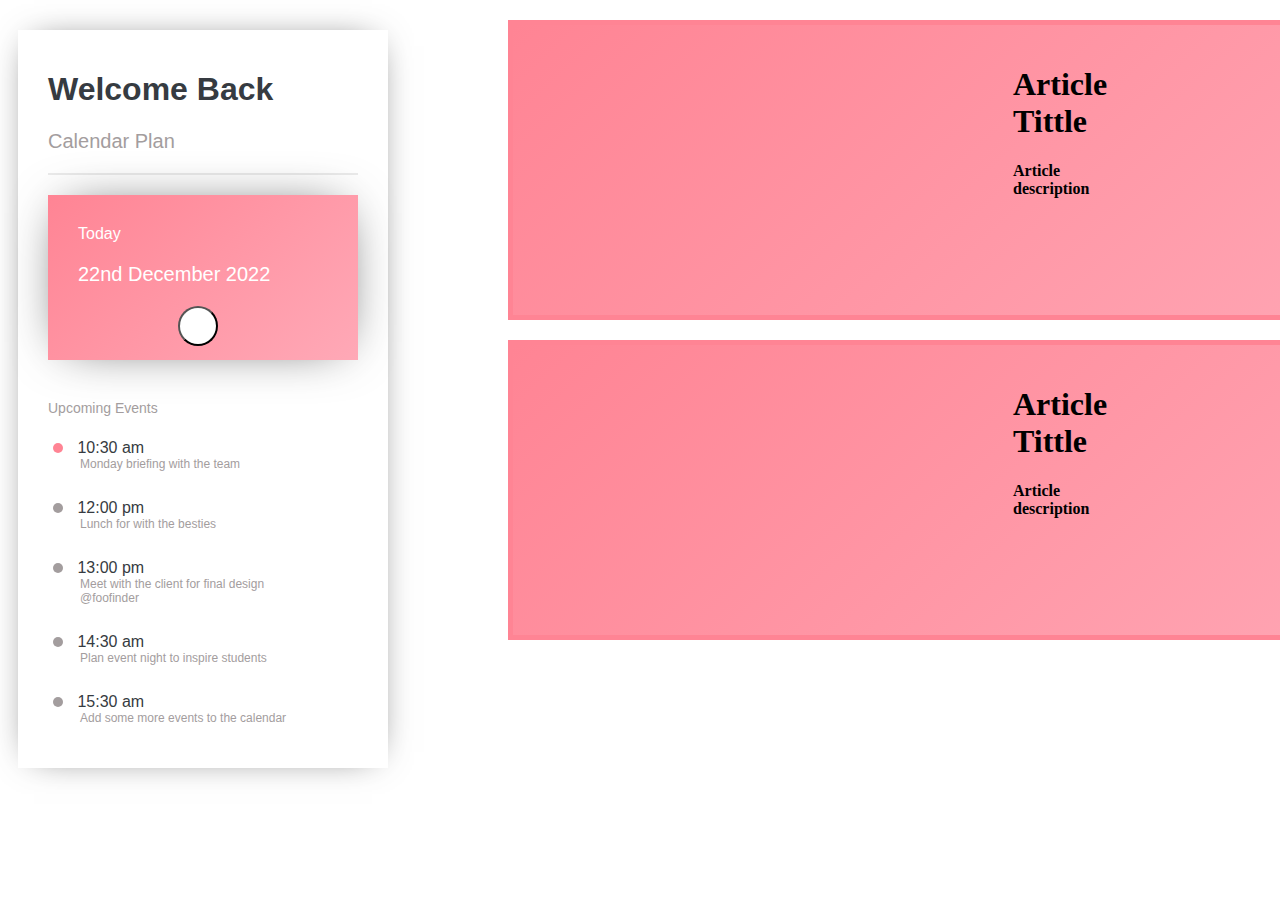
<file: week 9/index.html>
<!DOCTYPE html>
<html>
    <head>
        <title> Calendar </title>
        <link rel="stylesheet" href="styles.css">
    </head>
    <body>
      <div class="column"
        <div class="container">
            <div class="calendar light">
              <div class="calendar_header">
                <h1 class = "header_title">Welcome Back</h1>
                <p class="header_copy"> Calendar Plan</p>
              </div>
              <div class="calendar_plan">
                <div class="cl_plan">
                  <div class="cl_title">Today</div>
                  <div class="cl_copy">22nd  December  2022</div>
                  <div>
                    <form action="fullcalendar/calendar.html">
                      <button type="submit" class="cl_add"></button>
                    </form>
                  </div>
                </div>
              </div>
              <div class="calendar_events">
                <p class="ce_title">Upcoming Events</p>
                <div class="event_item">
                  <div class="ei_Dot dot_active"></div>
                  <div class="ei_Title">10:30 am</div>
                  <div class="ei_Copy">Monday briefing with the team</div>
                </div>
                <div class="event_item">
                  <div class="ei_Dot"></div>
                  <div class="ei_Title">12:00 pm</div>
                  <div class="ei_Copy">Lunch for with the besties</div>
                </div>
                <div class="event_item">
                  <div class="ei_Dot"></div>
                  <div class="ei_Title">13:00 pm</div>
                  <div class="ei_Copy">Meet with the client for final design <br> @foofinder</div>
                </div>
                <div class="event_item">
                  <div class="ei_Dot"></div>
                  <div class="ei_Title">14:30 am</div>
                  <div class="ei_Copy">Plan event night to inspire students</div>
                </div>
                <div class="event_item">
                  <div class="ei_Dot"></div>
                  <div class="ei_Title">15:30 am</div>
                  <div class="ei_Copy">Add some more events to the calendar</div>
                </div>
              </div>
          </div>
        </div>
        <div class="box">
          <h1 class="header_title">Article Tittle</h1>
          <h4>Article description</h4>
        </div>
        <div class="box">
          <h1>Article Tittle</h1>
          <h4>Article description</h4>
        </div>
      </div>
        
         

    </body>
</html>
</file>
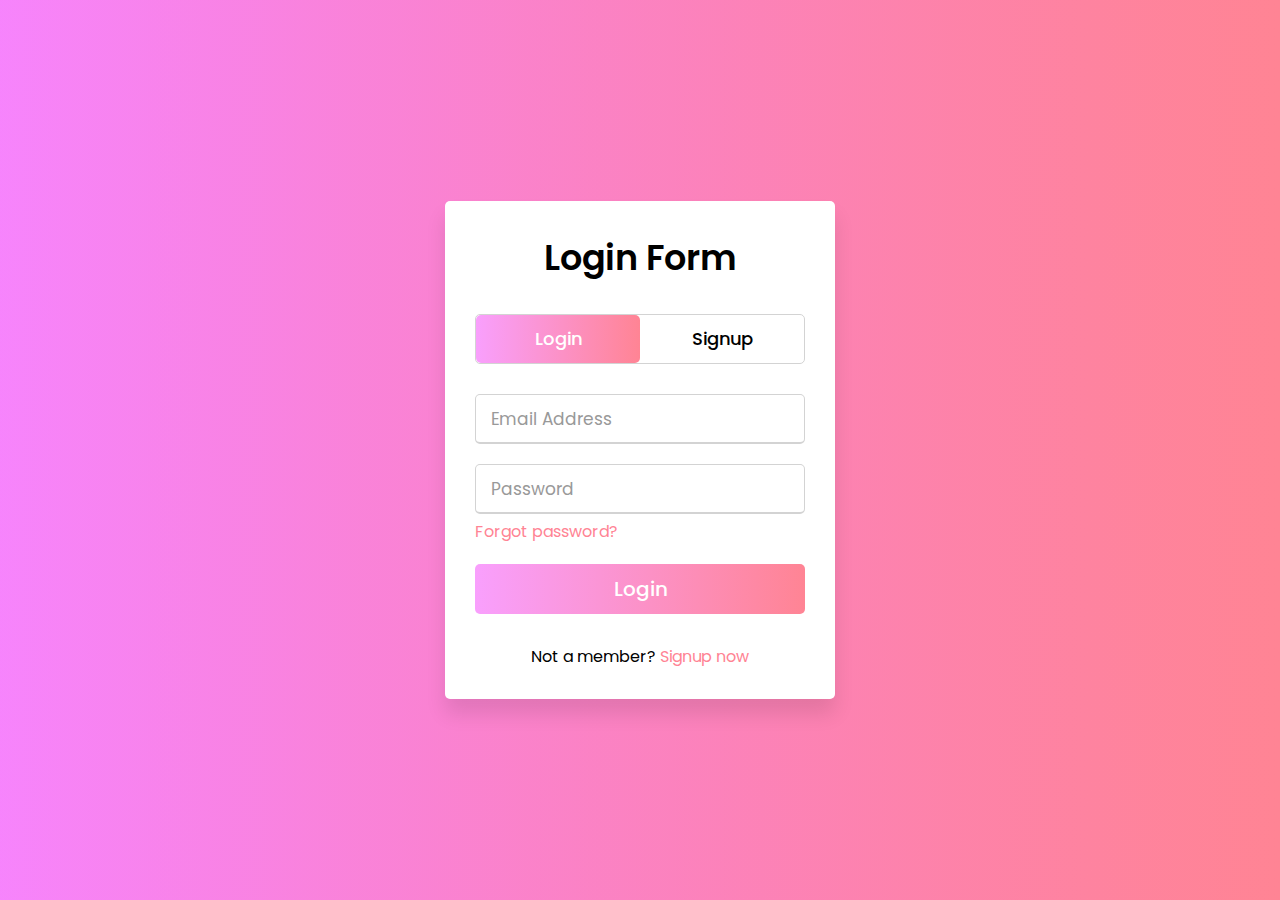
<file: week 9/login_page.html>
<!DOCTYPE html>

<html>
   <head>
      <meta charset="utf-8">
      <title>uCal Login</title>
      <link rel="stylesheet" href="style.css">
      <meta name="viewport" content="width=device-width, initial-scale=1.0">
   </head>
   <body>
      <div class="wrapper">
         <div class="title-text">
            <div class="title login">
               Login Form
            </div>
            <div class="title signup">
               Signup Form
            </div>
         </div>
         <div class="form-container">
            <div class="slide-controls">
               <input type="radio" name="slide" id="login" checked>
               <input type="radio" name="slide" id="signup">
               <label for="login" class="slide login">Login</label>
               <label for="signup" class="slide signup">Signup</label>
               <div class="slider-tab"></div>
            </div>
            <div class="form-inner">
               <form action="#" class="login">
                  <div class="field">
                     <input type="text" placeholder="Email Address" required>
                  </div>
                  <div class="field">
                     <input type="password" placeholder="Password" required>
                  </div>
                  <div class="pass-link">
                     <a href="#">Forgot password?</a>
                  </div>
                  <div class="field btn">
                     <div class="btn-layer"></div>
                     <input type="submit" value="Login">
                  </div>
                  <div class="signup-link">
                     Not a member? <a href="">Signup now</a>
                  </div>
               </form>
               <form action="#" class="signup">
                  <div class="field">
                     <input type="text" placeholder="Email Address" required>
                  </div>
                  <div class="field">
                     <input type="password" placeholder="Password" required>
                  </div>
                  <div class="field">
                     <input type="password" placeholder="Confirm password" required>
                  </div>
                  <div class="field btn">
                     <div class="btn-layer"></div>
                     <input type="submit" value="Signup">
                  </div>
               </form>
            </div>
         </div>
      </div>
      <script>
        
      </script>
   </body>
</html>
</file>
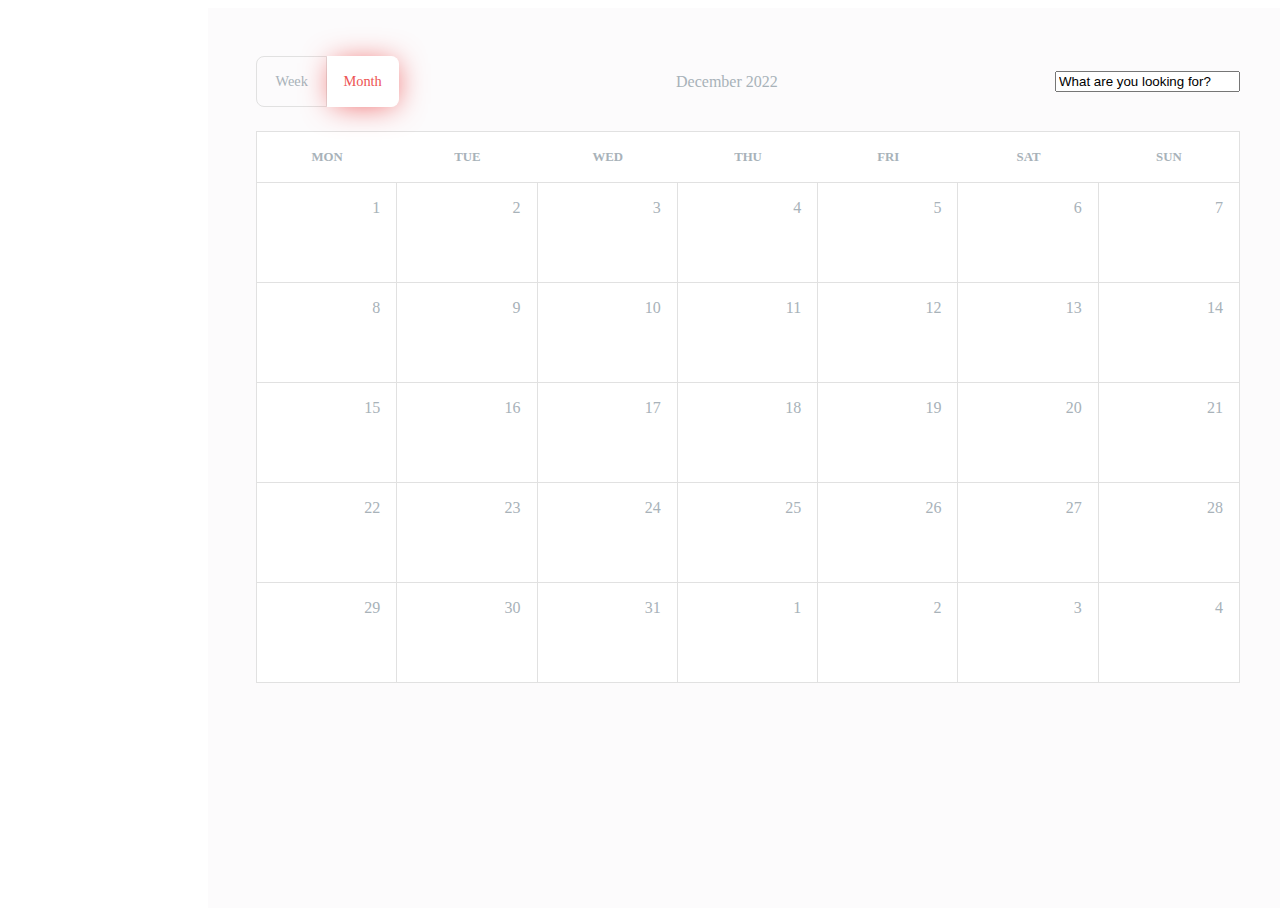
<file: week 9/fullCalendar/calendar.html>
<!DOCTYPE html>
<html>
    <head>
        <title> Calendar2 </title>
        <link rel="stylesheet" href="style.css">
    </head>
    <body>
        <div class="wrapper">
            <main>
              <div class="toolbar">
                <div class="toggle">
                  <div class="toggle_option">week</div>
                  <div class="toggle_option toggle_option--selected">month</div>
                </div>
                <div class="current-month">December 2022</div>
                <div class="search-input">
                  <input type="text" value="What are you looking for?">
                  <i class="fa fa-search"></i>
                </div>
              </div>
              <div class="calendar">
                <div class="calendar_header">
                  <div>mon</div>
                  <div>tue</div>
                  <div>wed</div>
                  <div>thu</div>
                  <div>fri</div>
                  <div>sat</div>
                  <div>sun</div>
                </div>
                <div class="calendar_week">
                  <div class="calendar_day day">1</div>
                  <div class="calendar_day day">2</div>
                  <div class="calendar_day day">3</div>
                  <div class="calendar_day day">4</div>
                  <div class="calendar_day day">5</div>
                  <div class="calendar_day day">6</div>
                  <div class="calendar_day day">7</div>
                </div>
                <div class="calendar_week">
                  <div class="calendar_day day">8</div>
                  <div class="calendar_day day">9</div>
                  <div class="calendar_day day">10</div>
                  <div class="calendar_day day">11</div>
                  <div class="calendar_day day">12</div>
                  <div class="calendar_day day">13</div>
                  <div class="calendar_day day">14</div>
                </div>
                <div class="calendar_week">
                  <div class="calendar_day day">15</div>
                  <div class="calendar_day day">16</div>
                  <div class="calendar_day day">17</div>
                  <div class="calendar_day day">18</div>
                  <div class="calendar_day day">19</div>
                  <div class="calendar_day day">20</div>
                  <div class="calendar_day day">21</div>
                </div>
                <div class="calendar_week">
                  <div class="calendar_day day">22</div>
                  <div class="calendar_day day">23</div>
                  <div class="calendar_day day">24</div>
                  <div class="calendar_day day">25</div>
                  <div class="calendar_day day">26</div>
                  <div class="calendar_day day">27</div>
                  <div class="calendar_day day">28</div>
                </div>
                <div class="calendar_week">
                  <div class="calendar_day day">29</div>
                  <div class="calendar_day day">30</div>
                  <div class="calendar_day day">31</div>
                  <div class="calendar_day day">1</div>
                  <div class="calendar_day day">2</div>
                  <div class="calendar_day day">3</div>
                  <div class="calendar_day day">4</div>
                </div>
              </div>
            </main>
    </body>
</html>
</file>
<file: week 9/styles.css>
* {
    box-sizing: border-box;
}
.body {
    background-color: #fafafa;
}
.container {
    margin: 100px center;
    width: 809px;
}
.column {
  float: left;
  width: 50%;
  padding: 10px;
  height: 300px; /* Should be removed. Only for demonstration */
}

.row{
    display: flex;
    flex-direction: row;
    flex: 1;
    flex-wrap: wrap;
    justify-content: right;
    object-position: right;
}
img{
    width: 50px;
    height: 50px;
}
.box{
    border: 5px solid #ff8494;
    background-image: linear-gradient(-222deg, #ff8494, #ffa9b7);
    width: 300px;
    height: 300px;
    margin: 20px 500px;
    padding: 20px 500px;
}
.light {
    background-color: #fff;
}
.dark {
    margin-left: 65px;
}
.calendar {
    width: 370px;
    box-shadow: 0px 0px 35px -16px rgba(0, 0, 0, 0.75);
    font-family: 'Roboto', sans-serif;
    padding: 20px 30px;
    color: #363b41;
    display: inline-block;
}
.calendar_header {
    border-bottom: 2px solid rgba(0, 0, 0, 0.08);
}
.header_copy {
    color: #a39d9e;
    font-size: 20px;
}
.calendar_plan {
    margin: 20px 0 40px;
}
.cl_plan {
    width: 100%;
    height: 165px;
    background-image: linear-gradient(-222deg, #ff8494, #ffa9b7);
    box-shadow: 0px 0px 52px -18px rgba(0, 0, 0, 0.75);
    padding: 30px;
    color: #fff;
}
.cl_copy {
    font-size: 20px;
    margin: 20px 0;
    display: inline-block;
}
.cl_add {
    display: inline-block;
    width: 40px;
    height: 40px;
    border-radius: 50%;
    background-color: #fff;
    cursor: pointer;
    margin: 0 0 0 100px;
    color: #c2c2c2;
    padding: 11px 13px;
}
.calendar_events {
    color: #a39d9e;
}
.ce_title {
    font-size: 14px;
}
.event_item {
    margin: 18px 0;
    padding: 5px;
    cursor: pointer;
}
.event_item:hover {
    background-image: linear-gradient(-222deg, #ff8494, #ffa9b7);
    box-shadow: 0px 0px 52px -18px rgba(0, 0, 0, 0.75);
}
.event_item:hover .ei_Dot {
    background-color: #fff;
}
.event_item:hover .ei_Copy, .event_item:hover .ei_Title {
    color: #fff;
}
.ei_Dot, .ei_Title {
    display: inline-block;
}
.ei_Dot {
    border-radius: 50%;
    width: 10px;
    height: 10px;
    background-color: #a39d9e;
    box-shadow: 0px 0px 52px -18px rgba(0, 0, 0, 0.75);
}
.dot_active {
    background-color: #ff8494;
}
.ei_Title {
    margin-left: 10px;
    color: #363b41;
}
.ei_Copy {
    font-size: 12px;
    margin-left: 27px;
}
</file>
<file: week 9/style.css>
@import url('https://fonts.googleapis.com/css?family=Poppins:400,500,600,700&display=swap');
*{
  margin: 0;
  padding: 0;
  box-sizing: border-box;
  font-family: 'Poppins', sans-serif;
}
html,body{
  display: grid;
  height: 100%;
  width: 100%;
  place-items: center;
  background: -webkit-linear-gradient(left, #f679fcb6, #ff8494);
}
::selection{
  background: #ff8494;
  color: #fff;
}
.wrapper{
  overflow: hidden;
  max-width: 390px;
  background: #fff;
  padding: 30px;
  border-radius: 5px;
  box-shadow: 0px 15px 20px rgba(0,0,0,0.1);
}
.wrapper .title-text{
  display: flex;
  width: 200%;
}
.wrapper .title{
  width: 50%;
  font-size: 35px;
  font-weight: 600;
  text-align: center;
  transition: all 0.6s cubic-bezier(0.68,-0.55,0.265,1.55);
}
.wrapper .slide-controls{
  position: relative;
  display: flex;
  height: 50px;
  width: 100%;
  overflow: hidden;
  margin: 30px 0 10px 0;
  justify-content: space-between;
  border: 1px solid lightgrey;
  border-radius: 5px;
}
.slide-controls .slide{
  height: 100%;
  width: 100%;
  color: #fff;
  font-size: 18px;
  font-weight: 500;
  text-align: center;
  line-height: 48px;
  cursor: pointer;
  z-index: 1;
  transition: all 0.6s ease;
}
.slide-controls label.signup{
  color: #000;
}
.slide-controls .slider-tab{
  position: absolute;
  height: 100%;
  width: 50%;
  left: 0;
  z-index: 0;
  border-radius: 5px;
  background: -webkit-linear-gradient(left, #f679fcb6, #ff8494);
  transition: all 0.6s cubic-bezier(0.68,-0.55,0.265,1.55);
}
input[type="radio"]{
  display: none;
}
#signup:checked ~ .slider-tab{
  left: 50%;
}
#signup:checked ~ label.signup{
  color: #fff;
  cursor: default;
  user-select: none;
}
#signup:checked ~ label.login{
  color: #000;
}
#login:checked ~ label.signup{
  color: #000;
}
#login:checked ~ label.login{
  cursor: default;
  user-select: none;
}
.wrapper .form-container{
  width: 100%;
  overflow: hidden;
}
.form-container .form-inner{
  display: flex;
  width: 200%;
}
.form-container .form-inner form{
  width: 50%;
  transition: all 0.6s cubic-bezier(0.68,-0.55,0.265,1.55);
}
.form-inner form .field{
  height: 50px;
  width: 100%;
  margin-top: 20px;
}
.form-inner form .field input{
  height: 100%;
  width: 100%;
  outline: none;
  padding-left: 15px;
  border-radius: 5px;
  border: 1px solid lightgrey;
  border-bottom-width: 2px;
  font-size: 17px;
  transition: all 0.3s ease;
}
.form-inner form .field input:focus{
  border-color: #fc83bb;
  /* box-shadow: inset 0 0 3px #fb6aae; */
}
.form-inner form .field input::placeholder{
  color: #999;
  transition: all 0.3s ease;
}
form .field input:focus::placeholder{
  color: #b3b3b3;
}
.form-inner form .pass-link{
  margin-top: 5px;
}
.form-inner form .signup-link{
  text-align: center;
  margin-top: 30px;
}
.form-inner form .pass-link a,
.form-inner form .signup-link a{
  color: #ff8494;
  text-decoration: none;
}
.form-inner form .pass-link a:hover,
.form-inner form .signup-link a:hover{
  text-decoration: underline;
}
form .btn{
  height: 50px;
  width: 100%;
  border-radius: 5px;
  position: relative;
  overflow: hidden;
}
form .btn .btn-layer{
  height: 100%;
  width: 300%;
  position: absolute;
  left: -100%;
  background: -webkit-linear-gradient(right, #f679fcb6, #ff8494, #f679fcb6, #ff8494);
  border-radius: 5px;
  transition: all 0.4s ease;;
}
form .btn:hover .btn-layer{
  left: 0;
}
form .btn input[type="submit"]{
  height: 100%;
  width: 100%;
  z-index: 1;
  position: relative;
  background: none;
  border: none;
  color: #fff;
  padding-left: 0;
  border-radius: 5px;
  font-size: 20px;
  font-weight: 500;
  cursor: pointer;
}
</file>
<file: week 9/fullCalendar/style.css>
.wrapper {
    display: grid;
    grid-template-rows: 70px 1fr 70px;
    grid-template-columns: 1fr;
    grid-template-areas: "sidebar"
                         "content";
    width: 100vw; 
    height: 100vh;
  }
  
  @media screen and (min-width: 850px) {
    .wrapper {
      grid-template-columns: 200px 5fr;
      grid-template-rows: 1fr;
      grid-template-areas: "sidebar content";
    }
  }
  
  
  
 
  
  main {
    grid-area: content;
    padding: 48px;
  }
  
 
  

  
  
  
  
  
  
    
  
  
  
  
  
  
  .toolbar{
    display: flex;
    justify-content: space-between;
    align-items: center;
    margin-bottom: 24px;
  }
  
  
  .calendar_week,
  .calendar_header {
    display: grid;
    grid-template-columns: repeat(7, 1fr);  
  }
  .calendar_week {
    grid-auto-rows: 100px;
    text-align: right;
  }
  
  .calendar_header {
    grid-auto-rows: 50px;
    align-items: center;
    text-align: center;
  }
  
  .calendar_day {
    padding: 16px;
  }
  
  
  
  
  
  
  :root {
    --red: #ED5454;
  }
  
  body {
    font-family: Montserrat;
    font-weight: 100;
    color: #A8B2B9;
  }
  
  
  
  main {
    background-color: #FCFBFC;
  }
  
  .avatar_name {
    font-size: 0.8rem;
  }
  
  .menu_item {
    text-transform: uppercase;
    font-size: 0.7rem;
    font-weight: 500;
    padding: 16px 16px 16px 14px;
    border-left: 4px solid transparent;
    color: inherit;
    text-decoration: none;
    transition: color ease 0.3s;
  }
  
  .menu_item--active .menu_icon {
    color: var(--red);
  }
  .menu_item--active .menu_text {
    color: black;
  }
  
  .menu_item:hover {
    color: black;
  }
  
  
  .menu_icon {
    font-size: 1.3rem;
  }
  
  @media screen and (min-width: 850px) {
    .menu_icon {
      font-size: 0.9rem;
      padding-right: 16px;
    }
    .menu_item--active {
      border-left: 4px solid var(--red);
      box-shadow: inset 10px 0px 17px -13px var(--red);
    }
  }
  
  .copyright {
    font-size: 0.7rem;
    font-weight: 400;
  }
  
  .calendar {
    background-color: white;
    border: 1px solid #e1e1e1;
  }
  
  .calendar_header > div {
    text-transform: uppercase;
    font-size: 0.8em;
    font-weight: bold;
  }
  
  .calendar_day {
    border-right: 1px solid #e1e1e1;
    border-top: 1px solid #e1e1e1;
  }
  
  .calendar_day:last-child {
    border-right: 0;
  }
  
  .toggle{
    display: grid;
    grid-template-columns: 1fr 1fr;
  
    text-align: center;
    font-size: 0.9em;
  }
  .toggle_option{
    padding: 16px;
    border: 1px solid #e1e1e1;
    border-radius: 8px;
    text-transform: capitalize;
    cursor: pointer;
  }
  .toggle_option:first-child {
      border-top-right-radius: 0;
      border-bottom-right-radius: 0;
  }
  .toggle_option:last-child {
      border-left: 0;
      border-top-left-radius: 0;
      border-bottom-left-radius: 0;
  }
  .toggle_option--selected{
    border-color: white;
    background-color: white;
    color: var(--red);
    font-weight: 500;
    box-shadow: 1px 2px 30px -5px var(--red);
  }
</file>
